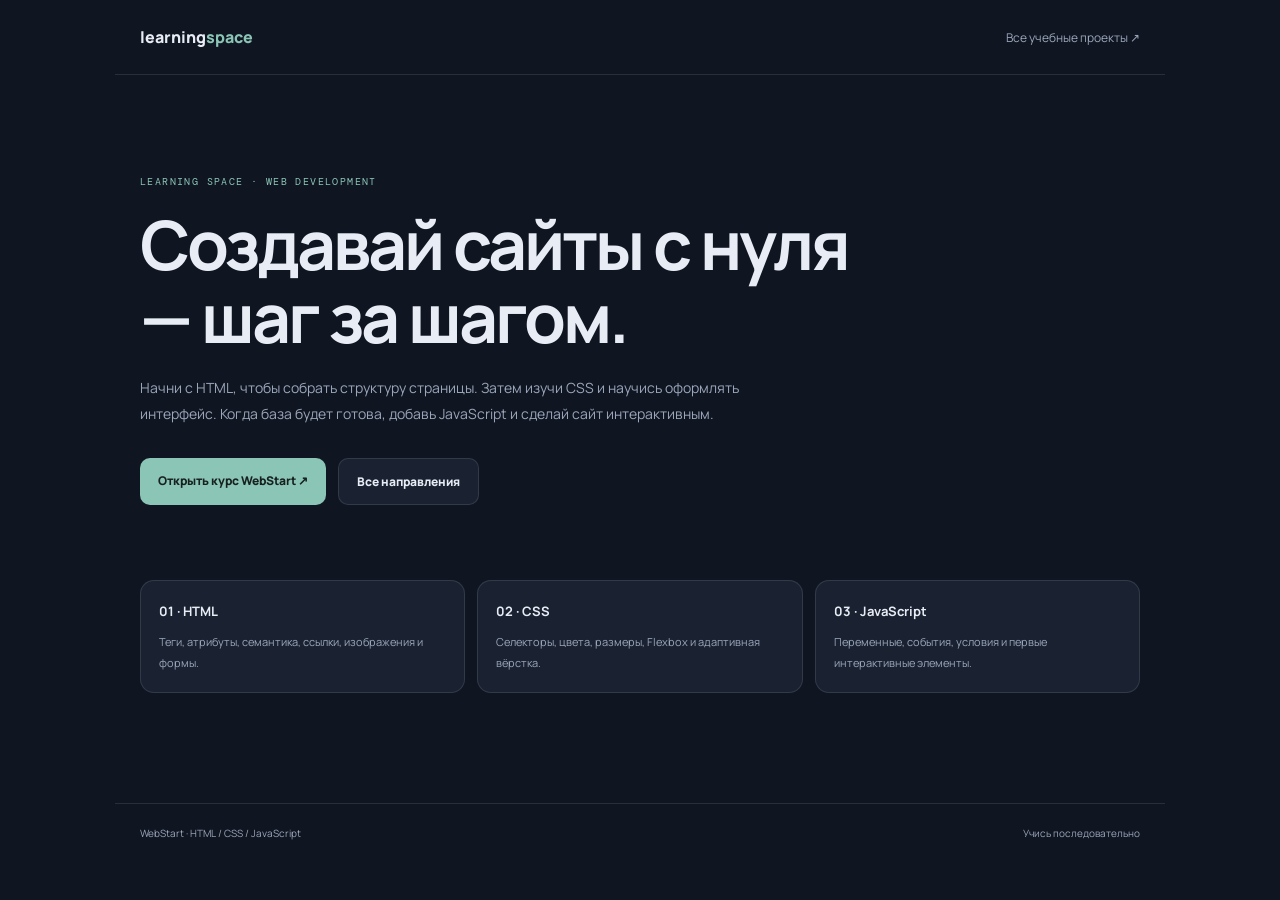
<file: promo.html>
<!doctype html><html lang="ru"><head><meta charset="UTF-8"><meta name="viewport" content="width=device-width,initial-scale=1"><meta name="theme-color" content="#101522"><title>WebStart — HTML, CSS и JavaScript</title><meta name="description" content="Начни изучать веб-разработку: HTML, CSS и JavaScript в правильной последовательности."><link rel="preconnect" href="https://fonts.googleapis.com"><link href="https://fonts.googleapis.com/css2?family=Manrope:wght@400;500;600;700;800&family=DM+Mono:wght@400;500&display=swap" rel="stylesheet"><style>:root{--bg:#101522;--panel:#1a2232;--text:#e8edf5;--muted:#9aa7ba;--accent:#8bc5b5;--line:rgba(220,230,242,.12)}*{box-sizing:border-box}body{margin:0;background:var(--bg);color:var(--text);font-family:Manrope,Arial,sans-serif}.nav,main,footer{max-width:1050px;margin:auto;padding-left:25px;padding-right:25px}.nav{height:75px;display:flex;align-items:center;justify-content:space-between;border-bottom:1px solid var(--line)}a{color:inherit;text-decoration:none}.brand{font-weight:800}.brand span{color:var(--accent)}.nav>a:last-child{font-size:12px;color:var(--muted)}main{padding-top:100px;padding-bottom:110px}.eyebrow{font:10px 'DM Mono',monospace;letter-spacing:1.4px;color:var(--accent)}h1{font-size:clamp(40px,7vw,68px);letter-spacing:-3px;line-height:1.08;max-width:760px;margin:20px 0}p{color:var(--muted);line-height:1.9;max-width:650px;font-size:14px}.actions{display:flex;gap:12px;flex-wrap:wrap;margin-top:30px}.btn{padding:14px 18px;border-radius:10px;font-size:12px;font-weight:800;background:var(--accent);color:#17211f}.btn.secondary{background:var(--panel);color:var(--text);border:1px solid var(--line)}.features{display:grid;grid-template-columns:repeat(3,1fr);gap:12px;margin-top:75px}.features div{background:var(--panel);border:1px solid var(--line);border-radius:14px;padding:18px}.features b{font-size:13px}.features p{font-size:11px;margin-bottom:0}footer{border-top:1px solid var(--line);padding-top:22px;padding-bottom:30px;color:var(--muted);font-size:10px;display:flex;justify-content:space-between}@media(max-width:650px){main{padding-top:65px}.features{grid-template-columns:1fr}h1{letter-spacing:-2px}footer{gap:10px;flex-wrap:wrap}}</style></head><body><header class="nav"><a class="brand" href="https://harvus-son.github.io/kearning_sevvice/">learning<span>space</span></a><a href="https://harvus-son.github.io/programming-hub/">Все учебные проекты ↗</a></header><main><div class="eyebrow">LEARNING SPACE · WEB DEVELOPMENT</div><h1>Создавай сайты с нуля — шаг за шагом.</h1><p>Начни с HTML, чтобы собрать структуру страницы. Затем изучи CSS и научись оформлять интерфейс. Когда база будет готова, добавь JavaScript и сделай сайт интерактивным.</p><div class="actions"><a class="btn" href="https://harvus-son.github.io/stadyhtml/">Открыть курс WebStart ↗</a><a class="btn secondary" href="https://harvus-son.github.io/kearning_sevvice/">Все направления</a></div><div class="features"><div><b>01 · HTML</b><p>Теги, атрибуты, семантика, ссылки, изображения и формы.</p></div><div><b>02 · CSS</b><p>Селекторы, цвета, размеры, Flexbox и адаптивная вёрстка.</p></div><div><b>03 · JavaScript</b><p>Переменные, события, условия и первые интерактивные элементы.</p></div></div></main><footer><span>WebStart · HTML / CSS / JavaScript</span><span>Учись последовательно</span></footer></body></html>
</file>
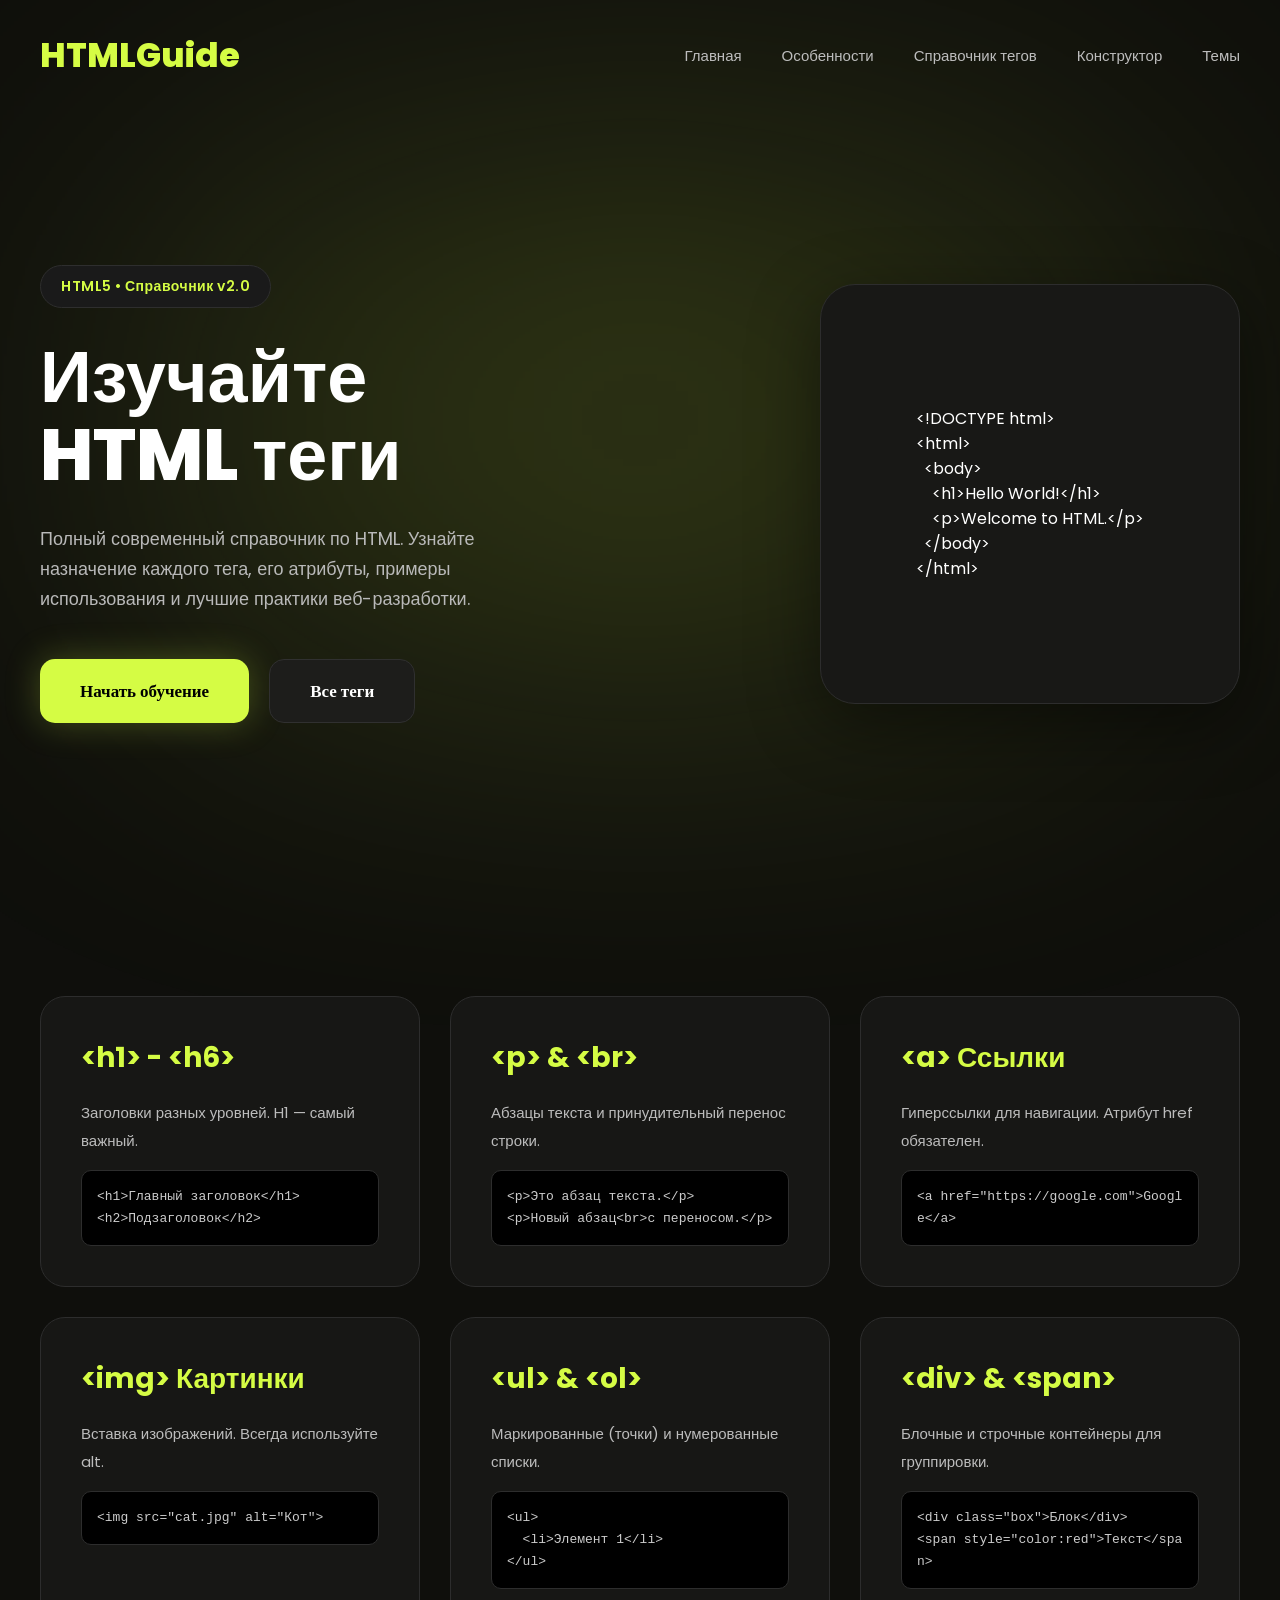
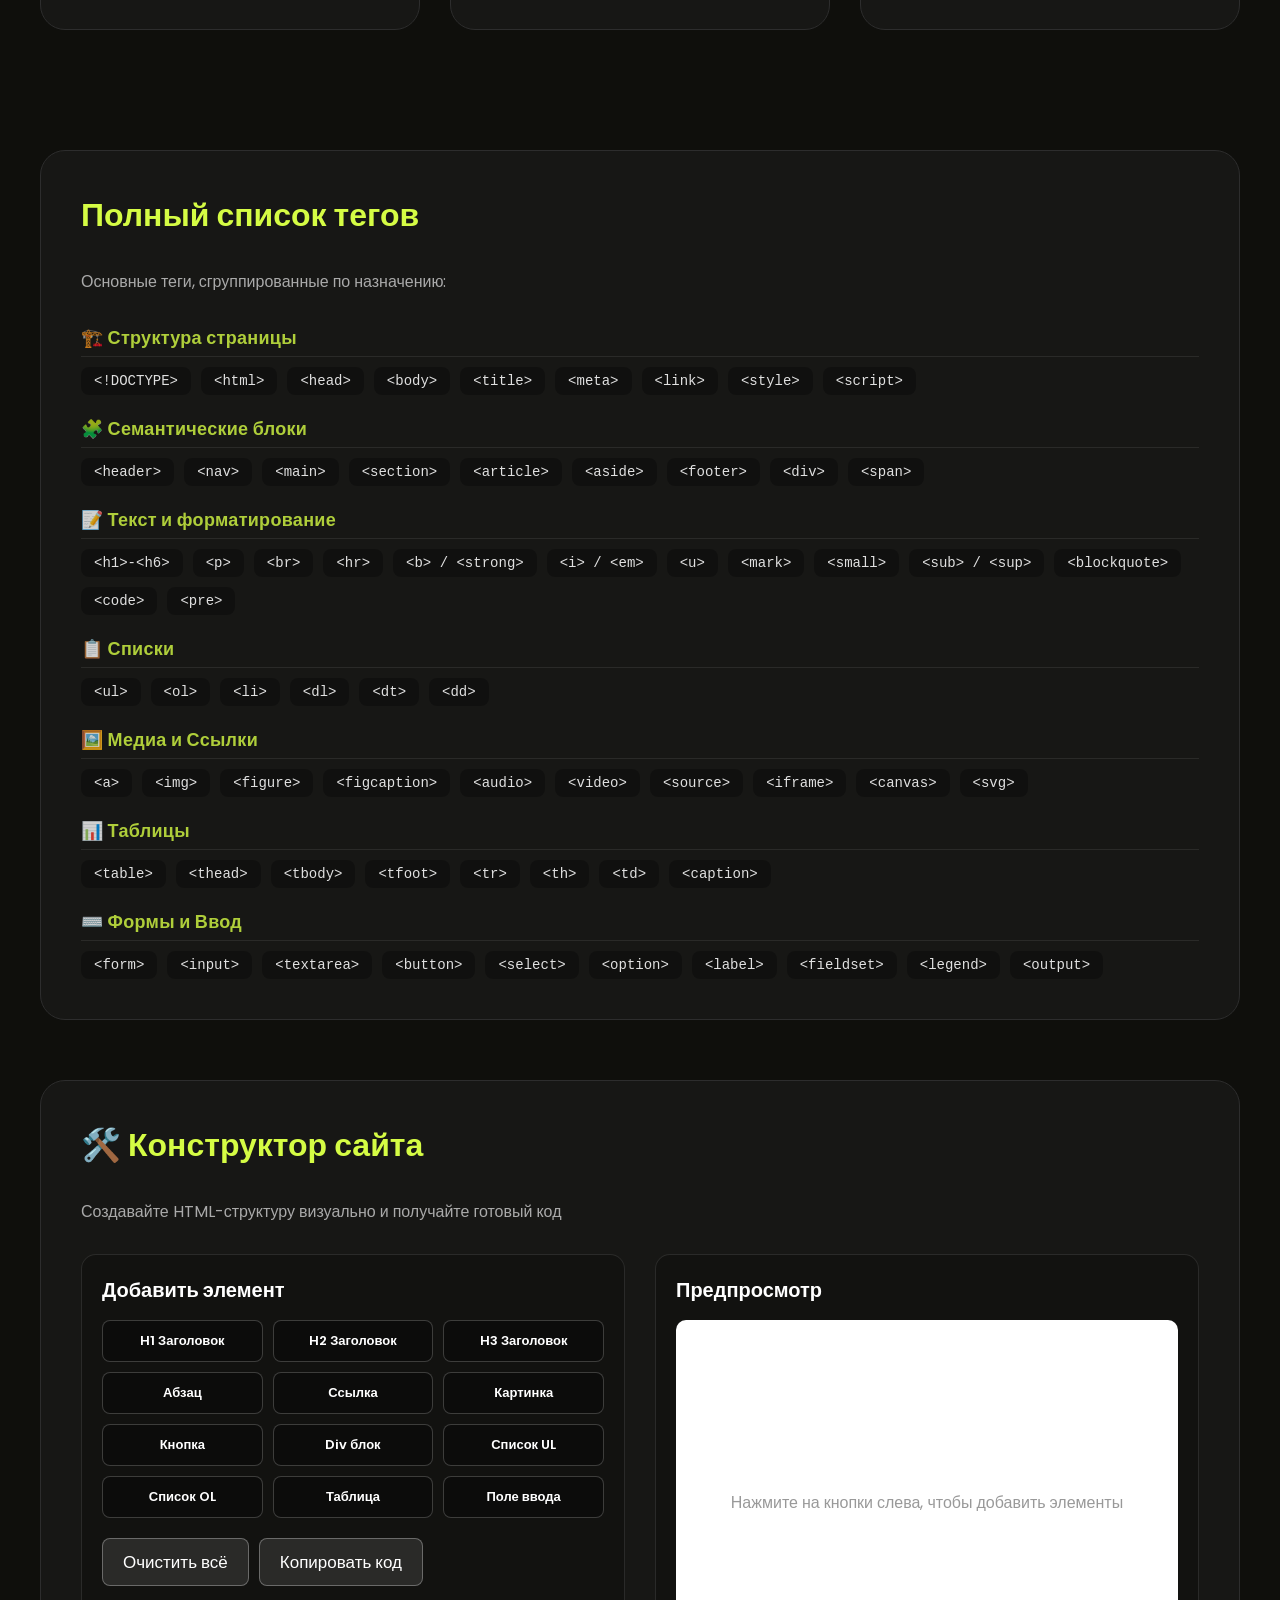
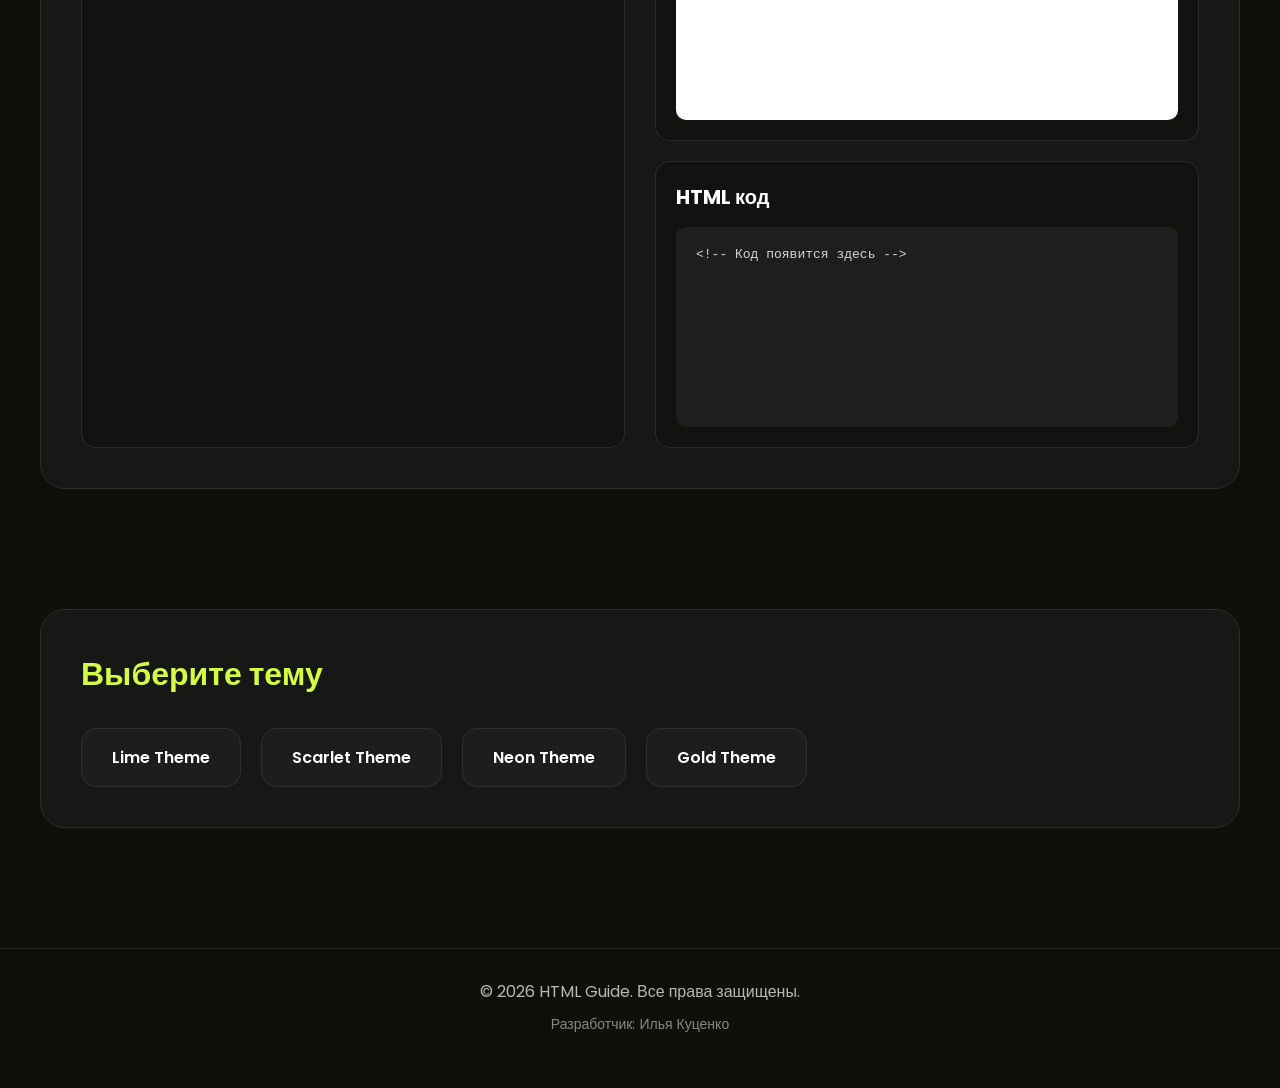
<file: reference.html>
<!DOCTYPE html>
<html lang="ru">
<head>
    <meta charset="UTF-8">
    <meta name="viewport" content="width=device-width, initial-scale=1.0">
    <title>HTML Guide</title>

    <!-- Активная тема -->
    <link id="theme" rel="stylesheet" href="limestyle.css">

    <link rel="preconnect" href="https://fonts.googleapis.com">
    <link href="https://fonts.googleapis.com/css2?family=Poppins:wght@300;400;500;600;700;800&display=swap" rel="stylesheet">

    <style>
        /* Дополнительные стили для списка тегов */
        html { scroll-behavior: smooth; }

        .tag-category {
            margin-bottom: 20px;
        }

        .tag-category h4 {
            font-size: 18px;
            margin-bottom: 10px;
            opacity: 0.8;
            border-bottom: 1px solid rgba(255,255,255,0.1);
            padding-bottom: 5px;
        }

        .tag-list {
            display: flex;
            flex-wrap: wrap;
            gap: 10px;
        }

        .tag-item {
            background: rgba(0,0,0,0.3);
            padding: 5px 12px;
            border-radius: 8px;
            font-family: monospace;
            font-size: 14px;
            border: 1px solid transparent;
            transition: 0.3s;
            cursor: pointer;
        }

        .tag-item:hover {
            border-color: currentColor; /* Цвет берется из темы */
            transform: translateY(-2px);
        }

        .code-example {
            background: #000;
            padding: 15px;
            border-radius: 10px;
            margin-top: 15px;
            font-family: monospace;
            font-size: 13px;
            color: #ccc;
            overflow-x: auto;
        }

        /* Стили для конструктора */
        .constructor-container {
            display: grid;
            grid-template-columns: 1fr 1fr;
            gap: 30px;
            margin-top: 30px;
        }

        .constructor-panel {
            background: rgba(0,0,0,0.2);
            border-radius: 15px;
            padding: 20px;
            border: 1px solid rgba(255,255,255,0.1);
        }

        .constructor-panel h3 {
            margin-bottom: 15px;
            font-size: 20px;
        }

        .element-buttons {
            display: grid;
            grid-template-columns: repeat(auto-fill, minmax(120px, 1fr));
            gap: 10px;
            margin-bottom: 20px;
        }

        .element-btn {
            background: rgba(0,0,0,0.3);
            border: 1px solid rgba(255,255,255,0.2);
            color: inherit;
            padding: 10px;
            border-radius: 8px;
            cursor: pointer;
            transition: all 0.3s;
            font-family: 'Poppins', sans-serif;
            font-size: 13px;
        }

        .element-btn:hover {
            background: rgba(255,255,255,0.1);
            border-color: currentColor;
            transform: translateY(-2px);
        }

        .properties-panel {
            margin-top: 20px;
        }

        .property-input {
            width: 100%;
            padding: 10px;
            margin-bottom: 10px;
            background: rgba(0,0,0,0.3);
            border: 1px solid rgba(255,255,255,0.2);
            border-radius: 8px;
            color: inherit;
            font-family: 'Poppins', sans-serif;
        }

        .preview-area {
            background: white;
            border-radius: 10px;
            padding: 20px;
            min-height: 400px;
            color: #333;
            overflow-y: auto;
            max-height: 600px;
        }

        .code-output {
            background: #1e1e1e;
            border-radius: 10px;
            padding: 20px;
            font-family: 'Courier New', monospace;
            font-size: 13px;
            color: #d4d4d4;
            overflow-x: auto;
            white-space: pre-wrap;
            word-wrap: break-word;
            min-height: 200px;
            max-height: 400px;
        }

        .action-buttons {
            display: flex;
            gap: 10px;
            margin-top: 15px;
        }

        .action-btn {
            padding: 10px 20px;
            border-radius: 8px;
            border: none;
            cursor: pointer;
            font-family: 'Poppins', sans-serif;
            font-weight: 500;
            transition: all 0.3s;
        }

        .action-btn.primary {
            background: currentColor;
            color: #000;
        }

        .action-btn.secondary {
            background: rgba(255,255,255,0.1);
            color: inherit;
            border: 1px solid rgba(255,255,255,0.3);
        }

        .action-btn:hover {
            transform: translateY(-2px);
            opacity: 0.9;
        }

        .selected-element {
            border: 2px solid currentColor !important;
        }

        @media (max-width: 1200px) {
            .constructor-container {
                grid-template-columns: 1fr;
            }
        }
    </style>
</head>

<body>

<header>
    <div class="logo">
        HTML<span>Guide</span>
    </div>
    <nav>
        <a href="#hero">Главная</a>
        <a href="#features">Особенности</a>
        <a href="#tags-reference">Справочник тегов</a>
        <a href="#constructor">Конструктор</a>
        <a href="#themes">Темы</a>
    </nav>
</header>

<section class="hero" id="hero">
    <div class="hero-left">
        <span class="tag">HTML5 • Справочник v2.0</span>
        <h1>Изучайте<br>HTML теги</h1>
        <p>
            Полный современный справочник по HTML.
            Узнайте назначение каждого тега, его
            атрибуты, примеры использования и лучшие
            практики веб-разработки.
        </p>
        <div class="buttons">
            <button class="primary">Начать обучение</button>
            <button class="secondary" onclick="document.getElementById('tags-reference').scrollIntoView()">Все теги</button>
        </div>
    </div>
    <div class="hero-right">
        <div class="card">
            <div class="code">
&lt;!DOCTYPE html&gt;<br>
&lt;html&gt;<br>
&nbsp;&nbsp;&lt;body&gt;<br>
&nbsp;&nbsp;&nbsp;&nbsp;&lt;h1&gt;Hello World!&lt;/h1&gt;<br>
&nbsp;&nbsp;&nbsp;&nbsp;&lt;p&gt;Welcome to HTML.&lt;/p&gt;<br>
&nbsp;&nbsp;&lt;/body&gt;<br>
&lt;/html&gt;
            </div>
        </div>
    </div>
</section>

<!-- Секция с примерами основных тегов -->
<section class="features" id="features">
    <div class="feature">
        <h3>&lt;h1&gt; - &lt;h6&gt;</h3>
        <p>Заголовки разных уровней. H1 — самый важный.</p>
        <div class="code-example">&lt;h1&gt;Главный заголовок&lt;/h1&gt;<br>&lt;h2&gt;Подзаголовок&lt;/h2&gt;</div>
    </div>
    <div class="feature">
        <h3>&lt;p&gt; &amp; &lt;br&gt;</h3>
        <p>Абзацы текста и принудительный перенос строки.</p>
        <div class="code-example">&lt;p&gt;Это абзац текста.&lt;/p&gt;<br>&lt;p&gt;Новый абзац&lt;br&gt;с переносом.&lt;/p&gt;</div>
    </div>
    <div class="feature">
        <h3>&lt;a&gt; Ссылки</h3>
        <p>Гиперссылки для навигации. Атрибут href обязателен.</p>
        <div class="code-example">&lt;a href="https://google.com"&gt;Google&lt;/a&gt;</div>
    </div>
    <div class="feature">
        <h3>&lt;img&gt; Картинки</h3>
        <p>Вставка изображений. Всегда используйте alt.</p>
        <div class="code-example">&lt;img src="cat.jpg" alt="Кот"&gt;</div>
    </div>
    <div class="feature">
        <h3>&lt;ul&gt; &amp; &lt;ol&gt;</h3>
        <p>Маркированные (точки) и нумерованные списки.</p>
        <div class="code-example">&lt;ul&gt;<br>&nbsp;&nbsp;&lt;li&gt;Элемент 1&lt;/li&gt;<br>&lt;/ul&gt;</div>
    </div>
    <div class="feature">
        <h3>&lt;div&gt; &amp; &lt;span&gt;</h3>
        <p>Блочные и строчные контейнеры для группировки.</p>
        <div class="code-example">&lt;div class="box"&gt;Блок&lt;/div&gt;<br>&lt;span style="color:red"&gt;Текст&lt;/span&gt;</div>
    </div>
</section>

<!-- НОВАЯ СЕКЦИЯ: ПОЛНЫЙ СПРАВОЧНИК ТЕГОВ -->
<section id="tags-reference" style="width: 1200px; margin: 60px auto;">
    <div class="thems">
        <h2>Полный список тегов</h2>
        <p style="margin-bottom: 30px; color: #aaa;">Основные теги, сгруппированные по назначению:</p>

        <!-- Структура документа -->
        <div class="tag-category">
            <h4>🏗️ Структура страницы</h4>
            <div class="tag-list">
                <span class="tag-item">&lt;!DOCTYPE&gt;</span>
                <span class="tag-item">&lt;html&gt;</span>
                <span class="tag-item">&lt;head&gt;</span>
                <span class="tag-item">&lt;body&gt;</span>
                <span class="tag-item">&lt;title&gt;</span>
                <span class="tag-item">&lt;meta&gt;</span>
                <span class="tag-item">&lt;link&gt;</span>
                <span class="tag-item">&lt;style&gt;</span>
                <span class="tag-item">&lt;script&gt;</span>
            </div>
        </div>

        <!-- Семантика -->
        <div class="tag-category">
            <h4>🧩 Семантические блоки</h4>
            <div class="tag-list">
                <span class="tag-item">&lt;header&gt;</span>
                <span class="tag-item">&lt;nav&gt;</span>
                <span class="tag-item">&lt;main&gt;</span>
                <span class="tag-item">&lt;section&gt;</span>
                <span class="tag-item">&lt;article&gt;</span>
                <span class="tag-item">&lt;aside&gt;</span>
                <span class="tag-item">&lt;footer&gt;</span>
                <span class="tag-item">&lt;div&gt;</span>
                <span class="tag-item">&lt;span&gt;</span>
            </div>
        </div>

        <!-- Текст -->
        <div class="tag-category">
            <h4>📝 Текст и форматирование</h4>
            <div class="tag-list">
                <span class="tag-item">&lt;h1&gt;-&lt;h6&gt;</span>
                <span class="tag-item">&lt;p&gt;</span>
                <span class="tag-item">&lt;br&gt;</span>
                <span class="tag-item">&lt;hr&gt;</span>
                <span class="tag-item">&lt;b&gt; / &lt;strong&gt;</span>
                <span class="tag-item">&lt;i&gt; / &lt;em&gt;</span>
                <span class="tag-item">&lt;u&gt;</span>
                <span class="tag-item">&lt;mark&gt;</span>
                <span class="tag-item">&lt;small&gt;</span>
                <span class="tag-item">&lt;sub&gt; / &lt;sup&gt;</span>
                <span class="tag-item">&lt;blockquote&gt;</span>
                <span class="tag-item">&lt;code&gt;</span>
                <span class="tag-item">&lt;pre&gt;</span>
            </div>
        </div>

        <!-- Списки -->
        <div class="tag-category">
            <h4>📋 Списки</h4>
            <div class="tag-list">
                <span class="tag-item">&lt;ul&gt;</span>
                <span class="tag-item">&lt;ol&gt;</span>
                <span class="tag-item">&lt;li&gt;</span>
                <span class="tag-item">&lt;dl&gt;</span>
                <span class="tag-item">&lt;dt&gt;</span>
                <span class="tag-item">&lt;dd&gt;</span>
            </div>
        </div>

        <!-- Медиа и Ссылки -->
        <div class="tag-category">
            <h4>🖼️ Медиа и Ссылки</h4>
            <div class="tag-list">
                <span class="tag-item">&lt;a&gt;</span>
                <span class="tag-item">&lt;img&gt;</span>
                <span class="tag-item">&lt;figure&gt;</span>
                <span class="tag-item">&lt;figcaption&gt;</span>
                <span class="tag-item">&lt;audio&gt;</span>
                <span class="tag-item">&lt;video&gt;</span>
                <span class="tag-item">&lt;source&gt;</span>
                <span class="tag-item">&lt;iframe&gt;</span>
                <span class="tag-item">&lt;canvas&gt;</span>
                <span class="tag-item">&lt;svg&gt;</span>
            </div>
        </div>

        <!-- Таблицы -->
        <div class="tag-category">
            <h4>📊 Таблицы</h4>
            <div class="tag-list">
                <span class="tag-item">&lt;table&gt;</span>
                <span class="tag-item">&lt;thead&gt;</span>
                <span class="tag-item">&lt;tbody&gt;</span>
                <span class="tag-item">&lt;tfoot&gt;</span>
                <span class="tag-item">&lt;tr&gt;</span>
                <span class="tag-item">&lt;th&gt;</span>
                <span class="tag-item">&lt;td&gt;</span>
                <span class="tag-item">&lt;caption&gt;</span>
            </div>
        </div>

        <!-- Формы -->
        <div class="tag-category">
            <h4>⌨️ Формы и Ввод</h4>
            <div class="tag-list">
                <span class="tag-item">&lt;form&gt;</span>
                <span class="tag-item">&lt;input&gt;</span>
                <span class="tag-item">&lt;textarea&gt;</span>
                <span class="tag-item">&lt;button&gt;</span>
                <span class="tag-item">&lt;select&gt;</span>
                <span class="tag-item">&lt;option&gt;</span>
                <span class="tag-item">&lt;label&gt;</span>
                <span class="tag-item">&lt;fieldset&gt;</span>
                <span class="tag-item">&lt;legend&gt;</span>
                <span class="tag-item">&lt;output&gt;</span>
            </div>
        </div>

    </div>
</section>

<!-- НОВАЯ СЕКЦИЯ: КОНСТРУКТОР САЙТА -->
<section id="constructor" style="width: 1200px; margin: 60px auto;">
    <div class="thems">
        <h2>🛠️ Конструктор сайта</h2>
        <p style="margin-bottom: 30px; color: #aaa;">Создавайте HTML-структуру визуально и получайте готовый код</p>

        <div class="constructor-container">
            <!-- Левая панель: элементы управления -->
            <div class="constructor-panel">
                <h3>Добавить элемент</h3>

                <div class="element-buttons">
                    <button class="element-btn" data-tag="h1">H1 Заголовок</button>
                    <button class="element-btn" data-tag="h2">H2 Заголовок</button>
                    <button class="element-btn" data-tag="h3">H3 Заголовок</button>
                    <button class="element-btn" data-tag="p">Абзац</button>
                    <button class="element-btn" data-tag="a">Ссылка</button>
                    <button class="element-btn" data-tag="img">Картинка</button>
                    <button class="element-btn" data-tag="button">Кнопка</button>
                    <button class="element-btn" data-tag="div">Div блок</button>
                    <button class="element-btn" data-tag="ul">Список UL</button>
                    <button class="element-btn" data-tag="ol">Список OL</button>
                    <button class="element-btn" data-tag="table">Таблица</button>
                    <button class="element-btn" data-tag="input">Поле ввода</button>
                </div>

                <div class="properties-panel" id="propertiesPanel" style="display: none;">
                    <h3>Свойства элемента</h3>
                    <input type="text" class="property-input" id="propText" placeholder="Текст содержимого">
                    <input type="text" class="property-input" id="propClass" placeholder="CSS класс">
                    <input type="text" class="property-input" id="propId" placeholder="ID элемента">
                    <input type="text" class="property-input" id="propHref" placeholder="URL ссылки (href)">
                    <input type="text" class="property-input" id="propSrc" placeholder="URL изображения (src)">
                    <input type="text" class="property-input" id="propAlt" placeholder="Alt текст">
                    <button class="action-btn primary" onclick="updateElement()">Обновить элемент</button>
                </div>

                <div class="action-buttons">
                    <button class="action-btn secondary" onclick="clearPreview()">Очистить всё</button>
                    <button class="action-btn secondary" onclick="copyCode()">Копировать код</button>
                </div>
            </div>

            <!-- Правая панель: превью и код -->
            <div>
                <div class="constructor-panel" style="margin-bottom: 20px;">
                    <h3>Предпросмотр</h3>
                    <div class="preview-area" id="previewArea">
                        <p style="color: #999; text-align: center; margin-top: 150px;">Нажмите на кнопки слева, чтобы добавить элементы</p>
                    </div>
                </div>

                <div class="constructor-panel">
                    <h3>HTML код</h3>
                    <div class="code-output" id="codeOutput">&lt;!-- Код появится здесь --&gt;</div>
                </div>
            </div>
        </div>
    </div>
</section>

<section id="themes">
    <div class="thems">
        <h2>Выберите тему</h2>
        <div class="theme-buttons">
            <button data-theme="limestyle.css">Lime Theme</button>
            <!-- Исправлена опечатка в названии файла -->
            <button data-theme="scarlerstyle.css">Scarlet Theme</button>
            <button data-theme="neon.css">Neon Theme</button>
            <button data-theme="gold.css">Gold Theme</button>
        </div>
    </div>
</section>

<script>
    const theme = document.getElementById("theme");

    // Загружаем сохранённую тему
    const savedTheme = localStorage.getItem("theme");
    if (savedTheme) {
        theme.href = savedTheme;
    }

    // Назначаем обработчики всем кнопкам
    document.querySelectorAll(".theme-buttons button").forEach(button => {
        button.addEventListener("click", () => {
            const file = button.dataset.theme;
            theme.href = file;
            localStorage.setItem("theme", file);
        });
    });

    // Логика конструктора
    let selectedElement = null;
    const previewArea = document.getElementById('previewArea');
    const codeOutput = document.getElementById('codeOutput');
    const propertiesPanel = document.getElementById('propertiesPanel');

    // Добавление элементов
    document.querySelectorAll('.element-btn').forEach(btn => {
        btn.addEventListener('click', () => {
            const tag = btn.dataset.tag;
            addElement(tag);
        });
    });

    function addElement(tag) {
        let element;

        switch(tag) {
            case 'h1':
                element = document.createElement('h1');
                element.textContent = 'Заголовок H1';
                break;
            case 'h2':
                element = document.createElement('h2');
                element.textContent = 'Заголовок H2';
                break;
            case 'h3':
                element = document.createElement('h3');
                element.textContent = 'Заголовок H3';
                break;
            case 'p':
                element = document.createElement('p');
                element.textContent = 'Это абзац текста. Нажмите, чтобы редактировать.';
                break;
            case 'a':
                element = document.createElement('a');
                element.href = '#';
                element.textContent = 'Ссылка';
                break;
            case 'img':
                element = document.createElement('img');
                element.src = 'https://via.placeholder.com/300x200';
                element.alt = 'Placeholder';
                element.style.maxWidth = '100%';
                break;
            case 'button':
                element = document.createElement('button');
                element.textContent = 'Кнопка';
                element.style.padding = '10px 20px';
                element.style.margin = '5px';
                break;
            case 'div':
                element = document.createElement('div');
                element.style.padding = '20px';
                element.style.margin = '10px 0';
                element.style.border = '1px dashed #ccc';
                element.textContent = 'Div контейнер';
                break;
            case 'ul':
                element = document.createElement('ul');
                const li1 = document.createElement('li');
                li1.textContent = 'Элемент списка 1';
                const li2 = document.createElement('li');
                li2.textContent = 'Элемент списка 2';
                element.appendChild(li1);
                element.appendChild(li2);
                break;
            case 'ol':
                element = document.createElement('ol');
                const oli1 = document.createElement('li');
                oli1.textContent = 'Первый пункт';
                const oli2 = document.createElement('li');
                oli2.textContent = 'Второй пункт';
                element.appendChild(oli1);
                element.appendChild(oli2);
                break;
            case 'table':
                element = document.createElement('table');
                element.style.width = '100%';
                element.style.borderCollapse = 'collapse';
                const thead = document.createElement('thead');
                const tr1 = document.createElement('tr');
                const th1 = document.createElement('th');
                th1.textContent = 'Заголовок 1';
                th1.style.border = '1px solid #ddd';
                th1.style.padding = '8px';
                const th2 = document.createElement('th');
                th2.textContent = 'Заголовок 2';
                th2.style.border = '1px solid #ddd';
                th2.style.padding = '8px';
                tr1.appendChild(th1);
                tr1.appendChild(th2);
                thead.appendChild(tr1);
                element.appendChild(thead);
                const tbody = document.createElement('tbody');
                const tr2 = document.createElement('tr');
                const td1 = document.createElement('td');
                td1.textContent = 'Данные 1';
                td1.style.border = '1px solid #ddd';
                td1.style.padding = '8px';
                const td2 = document.createElement('td');
                td2.textContent = 'Данные 2';
                td2.style.border = '1px solid #ddd';
                td2.style.padding = '8px';
                tr2.appendChild(td1);
                tr2.appendChild(td2);
                tbody.appendChild(tr2);
                element.appendChild(tbody);
                break;
            case 'input':
                element = document.createElement('input');
                element.type = 'text';
                element.placeholder = 'Введите текст';
                element.style.padding = '8px';
                element.style.margin = '5px 0';
                element.style.width = '100%';
                break;
        }

        if (element) {
            element.style.cursor = 'pointer';
            element.addEventListener('click', (e) => {
                e.stopPropagation();
                selectElement(element);
            });

            // Если это первый элемент, очищаем placeholder
            if (previewArea.querySelector('p[style*="text-align: center"]')) {
                previewArea.innerHTML = '';
            }

            previewArea.appendChild(element);
            updateCode();
        }
    }

    function selectElement(element) {
        // Убираем выделение с предыдущего элемента
        if (selectedElement) {
            selectedElement.classList.remove('selected-element');
        }

        selectedElement = element;
        selectedElement.classList.add('selected-element');

        // Показываем панель свойств
        propertiesPanel.style.display = 'block';

        // Заполняем поля текущими значениями
        document.getElementById('propText').value = element.textContent || '';
        document.getElementById('propClass').value = element.className || '';
        document.getElementById('propId').value = element.id || '';
        document.getElementById('propHref').value = element.href || '';
        document.getElementById('propSrc').value = element.src || '';
        document.getElementById('propAlt').value = element.alt || '';
    }

    function updateElement() {
        if (!selectedElement) return;

        const text = document.getElementById('propText').value;
        const className = document.getElementById('propClass').value;
        const id = document.getElementById('propId').value;
        const href = document.getElementById('propHref').value;
        const src = document.getElementById('propSrc').value;
        const alt = document.getElementById('propAlt').value;

        if (text && selectedElement.tagName !== 'IMG' && selectedElement.tagName !== 'INPUT') {
            selectedElement.textContent = text;
        }
        if (className) selectedElement.className = className;
        if (id) selectedElement.id = id;
        if (href && selectedElement.tagName === 'A') selectedElement.href = href;
        if (src && selectedElement.tagName === 'IMG') selectedElement.src = src;
        if (alt && selectedElement.tagName === 'IMG') selectedElement.alt = alt;

        updateCode();
    }

    function updateCode() {
        const html = previewArea.innerHTML;
        // Форматируем код для лучшего чтения
        const formatted = formatHTML(html);
        codeOutput.textContent = formatted || '<!-- Код появится здесь -->';
    }

    function formatHTML(html) {
        let formatted = '';
        let indent = 0;
        const tab = '  ';

        html.split(/>\s*</).forEach(function(node) {
            if (node.match(/^\/\w/)) indent--;
            formatted += new Array(indent + 1).join(tab) + '<' + node + '>\r\n';
            if (node.match(/^<?\w[^>]*[^\/]$/) && !node.startsWith("input") && !node.startsWith("img") && !node.startsWith("br")) indent++;
        });

        return formatted.substring(1, formatted.length - 3);
    }

    function clearPreview() {
        previewArea.innerHTML = '<p style="color: #999; text-align: center; margin-top: 150px;">Нажмите на кнопки слева, чтобы добавить элементы</p>';
        codeOutput.textContent = '<!-- Код появится здесь -->';
        selectedElement = null;
        propertiesPanel.style.display = 'none';
    }

    function copyCode() {
        const code = codeOutput.textContent;
        navigator.clipboard.writeText(code).then(() => {
            alert('Код скопирован в буфер обмена!');
        }).catch(err => {
            console.error('Ошибка копирования:', err);
        });
    }

    // Клик вне элемента снимает выделение
    previewArea.addEventListener('click', (e) => {
        if (e.target === previewArea) {
            if (selectedElement) {
                selectedElement.classList.remove('selected-element');
                selectedElement = null;
                propertiesPanel.style.display = 'none';
            }
        }
    });
</script>
<footer style="text-align: center; padding: 30px; margin-top: 60px; border-top: 1px solid rgba(255,255,255,0.1);">
    <p style="margin: 0; opacity: 0.7;">
        © 2026 HTML Guide. Все права защищены.
    </p>
    <p style="margin: 10px 0 0 0; opacity: 0.5; font-size: 14px;">
        Разработчик: Илья Куценко
    </p>
</footer>
</body>
</html>
</file>
<file: limestyle.css>
* {
    margin: 0;
    padding: 0;
    box-sizing: border-box;
}

html {
    scroll-behavior: smooth;
}

body {
    font-family: Poppins, sans-serif;
    background: #0F0F0C;
    color: white;
    overflow-x: hidden;
}

/*====================*/
/* ФОНОВОЕ СВЕЧЕНИЕ */
/*====================*/

body::before {
    content: "";
    position: fixed;
    left: 50%;
    top: 220px;
    transform: translateX(-50%);
    width: 900px;
    height: 400px;
    background: #D5FC44;
    filter: blur(180px);
    opacity: .22;
    z-index: -1;
    pointer-events: none;
}

/*====================*/
/* HEADER & NAV */
/*====================*/

header {
    width: 1200px;
    margin: auto;
    padding: 30px 0;
    display: flex;
    justify-content: space-between;
    align-items: center;
}

.logo {
    font-size: 34px;
    font-weight: 800;
    color: #D5FC44;
}

nav {
    display: flex;
    gap: 40px;
}

nav a {
    text-decoration: none;
    color: #bdbdbd;
    transition: .3s;
    font-size: 15px;
    font-weight: 500;
}

nav a:hover {
    color: #D5FC44;
}

/*====================*/
/* HERO SECTION */
/*====================*/

.hero {
    width: 1200px;
    margin: auto;
    height: 85vh;
    display: flex;
    align-items: center;
    justify-content: space-between;
}

.hero-left {
    width: 520px;
}

.tag {
    display: inline-block;
    background: #1a1a1a;
    color: #D5FC44;
    border: 1px solid #2e2e2e;
    padding: 10px 20px;
    border-radius: 50px;
    margin-bottom: 30px;
    font-size: 14px;
    font-weight: 600;
    letter-spacing: 0.5px;
}

.hero h1 {
    font-size: 72px;
    line-height: 78px;
    margin-bottom: 30px;
    font-weight: 800;
}

.hero p {
    color: #b9b9b9;
    line-height: 30px;
    font-size: 18px;
}

.buttons {
    display: flex;
    gap: 20px;
    margin-top: 45px;
}

button {
    border: none;
    cursor: pointer;
    padding: 18px 40px;
    border-radius: 15px;
    font-family: Poppins;
    font-size: 17px;
    font-weight: 600;
    transition: .3s;
}

.primary {
    background: #D5FC44;
    color: black;
    box-shadow: 0 0 35px rgba(213, 252, 68, .25);
}

.primary:hover {
    transform: translateY(-4px);
    box-shadow: 0 0 60px rgba(213, 252, 68, .45);
}

.secondary {
    background: #1d1d1b;
    color: white;
    border: 1px solid #303030;
}

.secondary:hover {
    border-color: #D5FC44;
    color: #D5FC44;
    transform: translateY(-4px);
}

/*====================*/
/* HERO RIGHT CARD */
/*====================*/

.hero-right {
    display: flex;
    justify-content: center;
    align-items: center;
}

.card {
    width: 420px;
    height: 420px;
    background: #181816;
    border: 1px solid #2d2d2d;
    border-radius: 35px;
    display: flex;
    flex-direction: column;
    justify-content: center;
    align-items: center;
    box-shadow: 0 20px 70px rgba(0, 0, 0, .45);
    padding: 40px;
}

.circle {
    width: 140px;
    height: 140px;
    border-radius: 50%;
    background: #D5FC44;
    box-shadow:
        0 0 50px #D5FC44,
        0 0 120px rgba(213, 252, 68, .35);
    margin-bottom: 35px;
}

.card h2 {
    font-size: 42px;
    margin-bottom: 15px;
    font-weight: 700;
}

.card p {
    color: #9c9c9c;
    font-size: 16px;
}

/*====================*/
/* FEATURES GRID */
/*====================*/

.features {
    width: 1200px;
    margin: 120px auto;
    display: grid;
    grid-template-columns: repeat(3, 1fr);
    gap: 30px;
}

.feature {
    background: #171715;
    border: 1px solid #2d2d2d;
    border-radius: 25px;
    padding: 40px;
    transition: .3s;
}

.feature:hover {
    transform: translateY(-8px);
    border-color: #D5FC44;
    box-shadow: 0 10px 40px rgba(213, 252, 68, .08);
}

.feature h3 {
    color: #D5FC44;
    margin-bottom: 20px;
    font-size: 28px;
    font-weight: 700;
}

.feature p {
    color: #bcbcbc;
    line-height: 28px;
    font-size: 15px;
}

.feature ul {
    list-style: none;
    margin-top: 15px;
}

.feature li {
    color: #bcbcbc;
    margin-bottom: 10px;
    padding-left: 20px;
    position: relative;
    font-size: 15px;
}

.feature li::before {
    content: "•";
    color: #D5FC44;
    position: absolute;
    left: 0;
    font-weight: bold;
}

/* Примеры кода внутри карточек */
.code-example {
    background: #0a0a09;
    border: 1px solid #2d2d2d;
    border-radius: 12px;
    padding: 16px 20px;
    margin-top: 20px;
    font-family: 'Courier New', monospace;
    font-size: 13px;
    color: #D5FC44;
    line-height: 1.7;
    overflow-x: auto;
    white-space: pre-wrap;
    word-break: break-all;
}

/*====================*/
/* TAGS REFERENCE (НОВАЯ СЕКЦИЯ) */
/*====================*/

#tags-reference {
    width: 1200px;
    margin: 60px auto;
}

.tag-category {
    margin-bottom: 30px;
}

.tag-category:last-child {
    margin-bottom: 0;
}

.tag-category h4 {
    font-size: 18px;
    font-weight: 700;
    color: #D5FC44;
    margin-bottom: 14px;
    padding-bottom: 8px;
    border-bottom: 1px solid #2d2d2d;
    letter-spacing: 0.3px;
}

.tag-list {
    display: flex;
    flex-wrap: wrap;
    gap: 10px;
}

.tag-item {
    background: #1a1a18;
    border: 1px solid #2d2d2d;
    border-radius: 10px;
    padding: 8px 16px;
    font-family: 'Courier New', monospace;
    font-size: 14px;
    color: #e0e0e0;
    transition: .3s;
    cursor: default;
}

.tag-item:hover {
    border-color: #D5FC44;
    color: #D5FC44;
    transform: translateY(-3px);
    box-shadow: 0 5px 20px rgba(213, 252, 68, .15);
    background: #1f1f1c;
}

/*====================*/
/* THEMES SECTION */
/*====================*/

#themes {
    width: 1200px;
    margin: 120px auto;
}

.thems {
    background: #171715;
    border: 1px solid #2d2d2d;
    border-radius: 25px;
    padding: 40px;
}

.thems h2 {
    margin-bottom: 30px;
    color: #D5FC44;
    font-size: 32px;
    font-weight: 700;
}

.theme-buttons {
    display: flex;
    gap: 20px;
    flex-wrap: wrap;
}

.theme-buttons button {
    background: #1d1d1b;
    color: white;
    border: 1px solid #303030;
    padding: 16px 30px;
    border-radius: 15px;
    cursor: pointer;
    transition: .3s;
    font-family: Poppins;
    font-size: 16px;
    font-weight: 600;
}

.theme-buttons button:hover {
    background: #D5FC44;
    color: black;
    border-color: #D5FC44;
    transform: translateY(-4px);
    box-shadow: 0 0 30px rgba(213, 252, 68, .3);
}

/*====================*/
/* RESPONSIVE */
/*====================*/

@media (max-width: 1250px) {

    header,
    .hero,
    .features,
    #tags-reference,
    #themes {
        width: 92%;
        max-width: 1200px;
    }

    .hero {
        flex-direction: column;
        height: auto;
        gap: 50px;
        padding: 60px 0;
    }

    .hero-left {
        width: 100%;
        text-align: center;
    }

    .hero h1 {
        font-size: 52px;
        line-height: 60px;
    }

    .buttons {
        justify-content: center;
    }

    .features {
        grid-template-columns: 1fr;
        gap: 20px;
    }

    nav {
        gap: 20px;
        flex-wrap: wrap;
        justify-content: center;
    }

    header {
        flex-direction: column;
        gap: 20px;
    }
}

@media (max-width: 600px) {

    .hero h1 {
        font-size: 38px;
        line-height: 46px;
    }

    .card {
        width: 100%;
        height: auto;
        min-height: 320px;
    }

    .circle {
        width: 100px;
        height: 100px;
    }

    .card h2 {
        font-size: 30px;
    }

    .theme-buttons {
        flex-direction: column;
    }

    .theme-buttons button {
        width: 100%;
        text-align: center;
    }

    .tag-item {
        font-size: 12px;
        padding: 6px 12px;
    }
}
</file>
